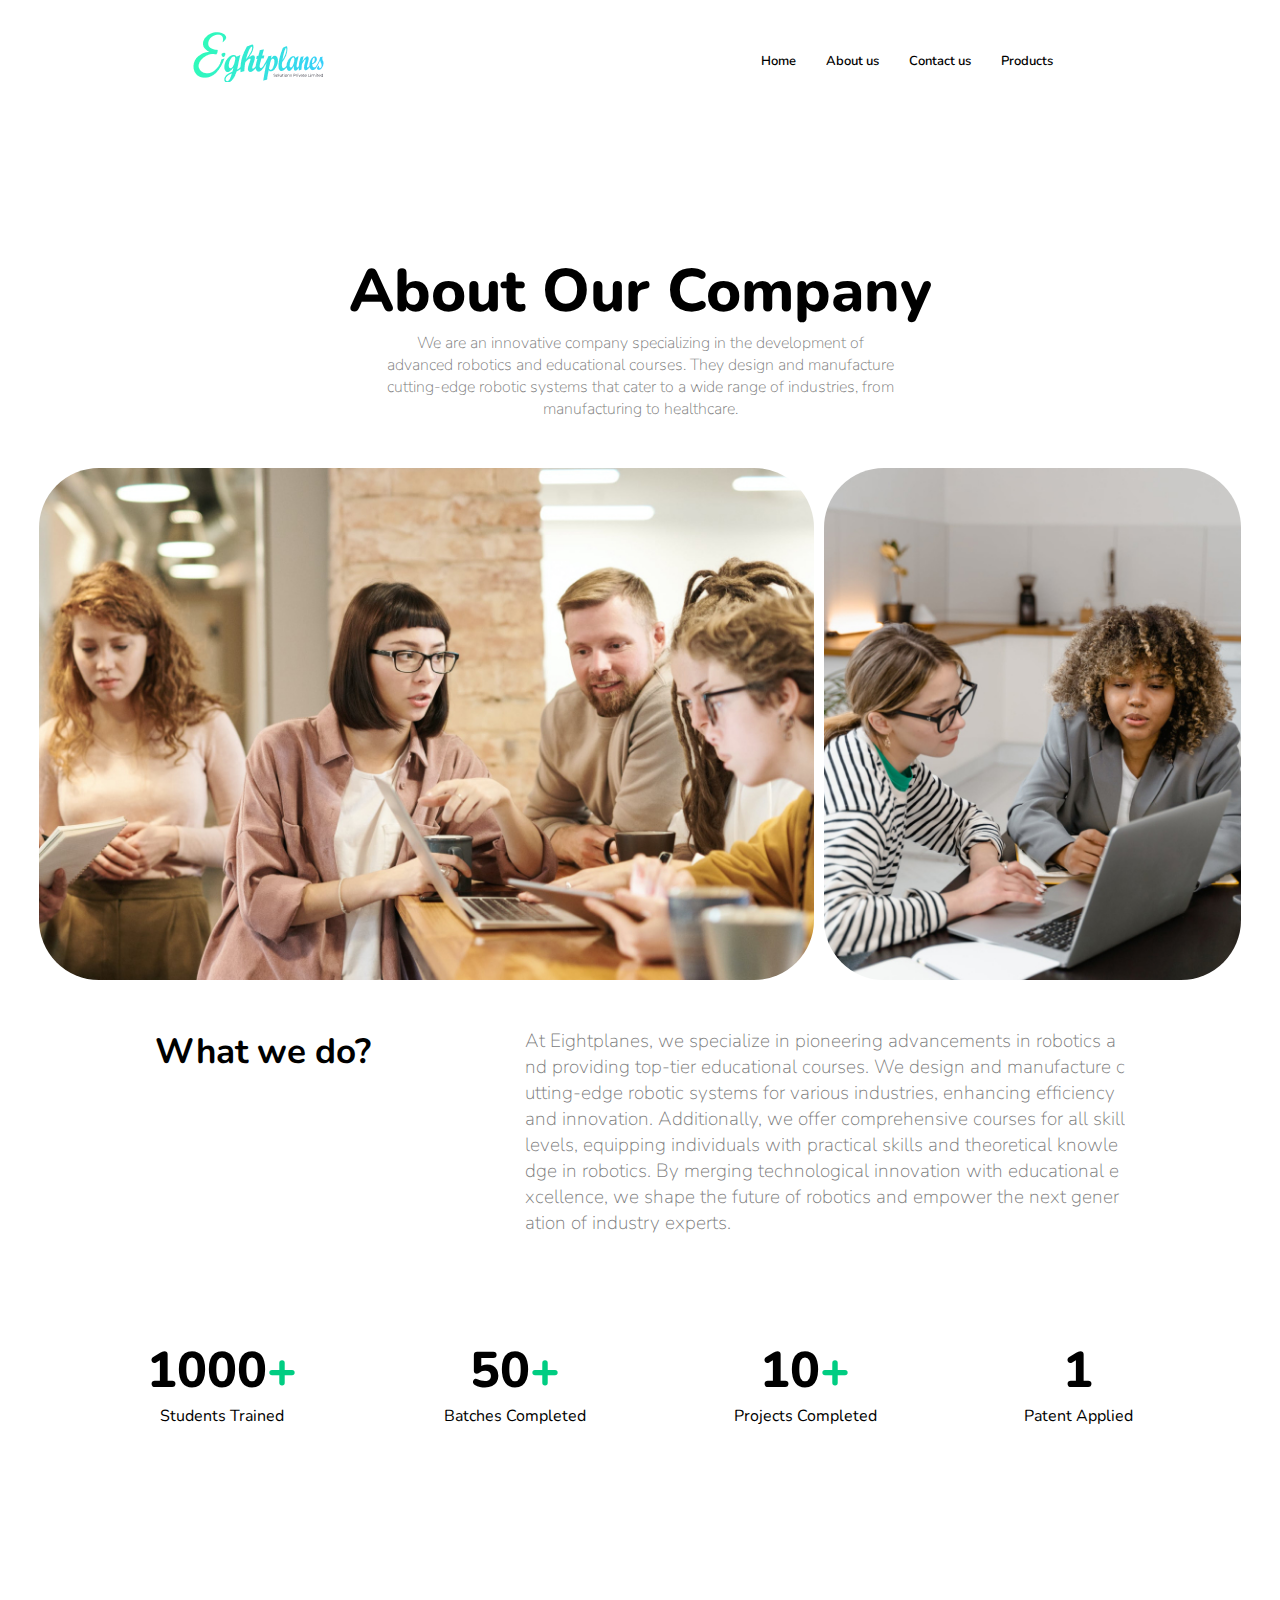
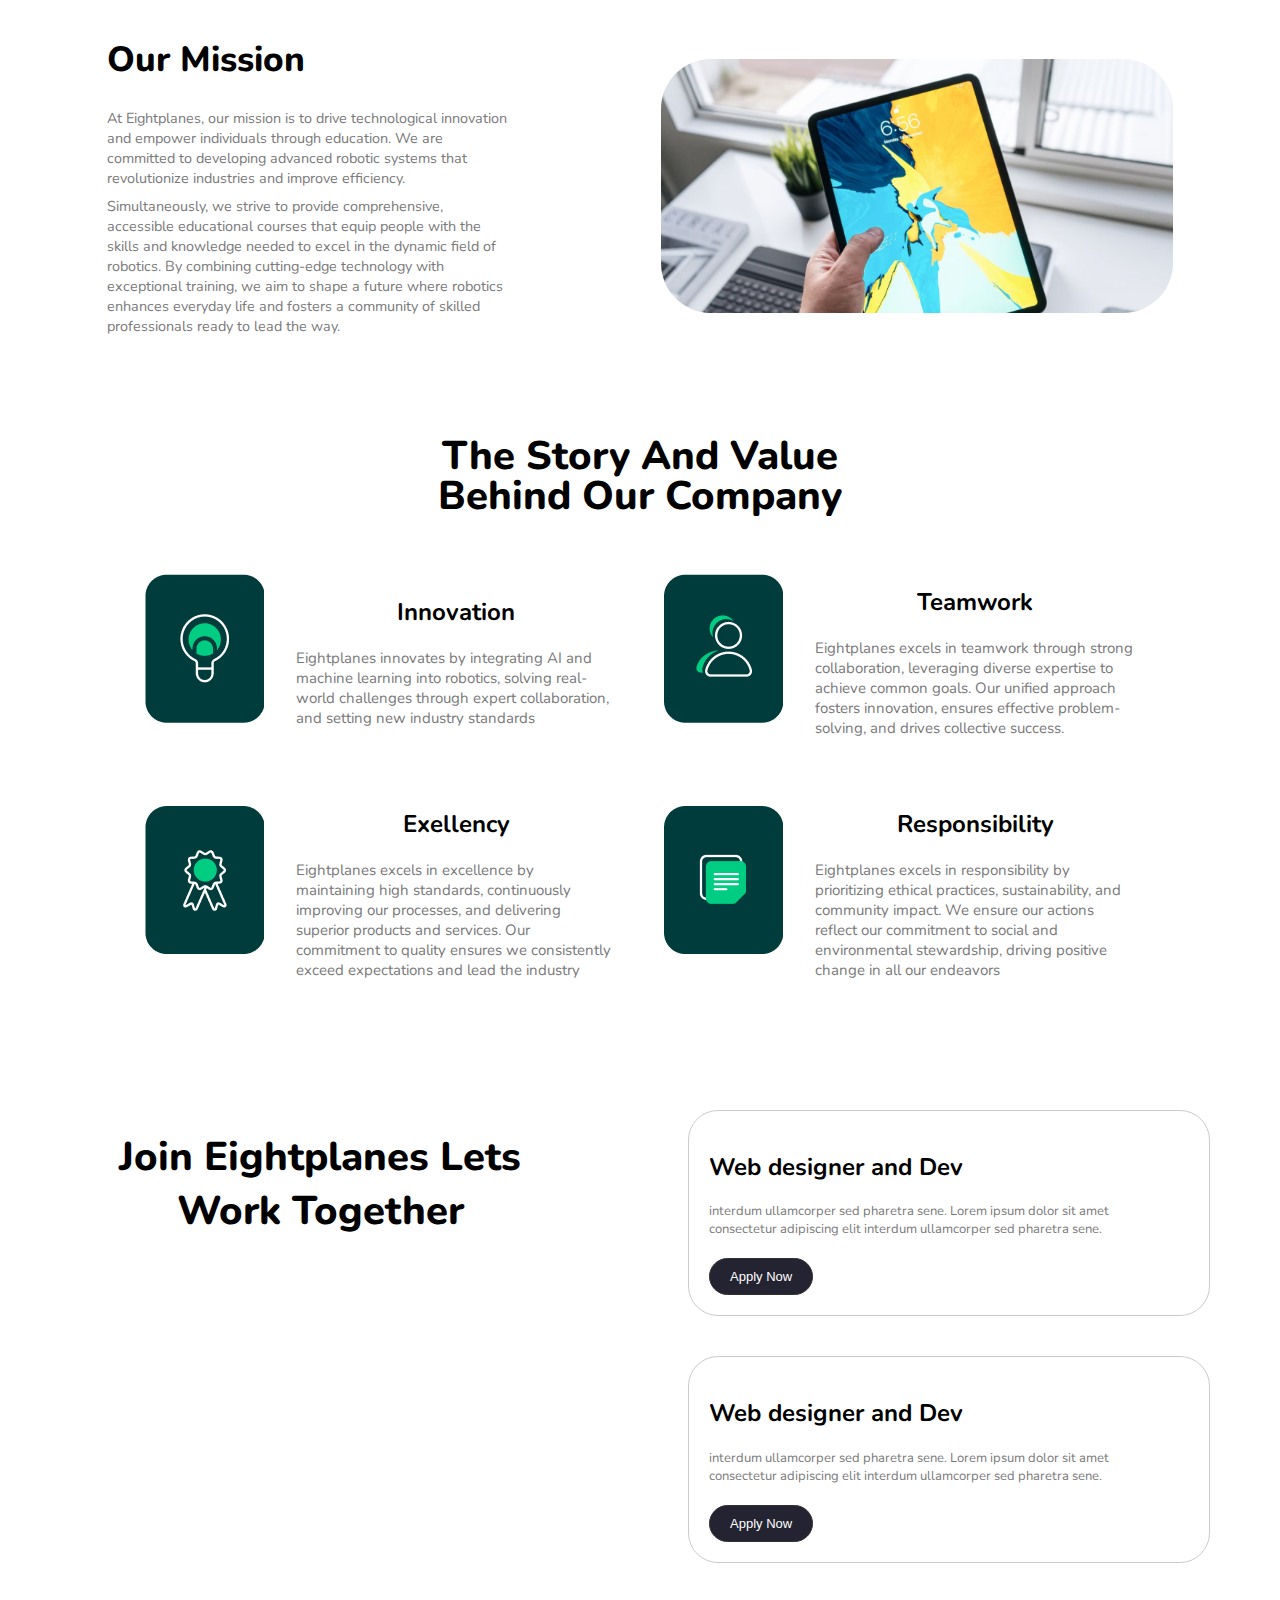
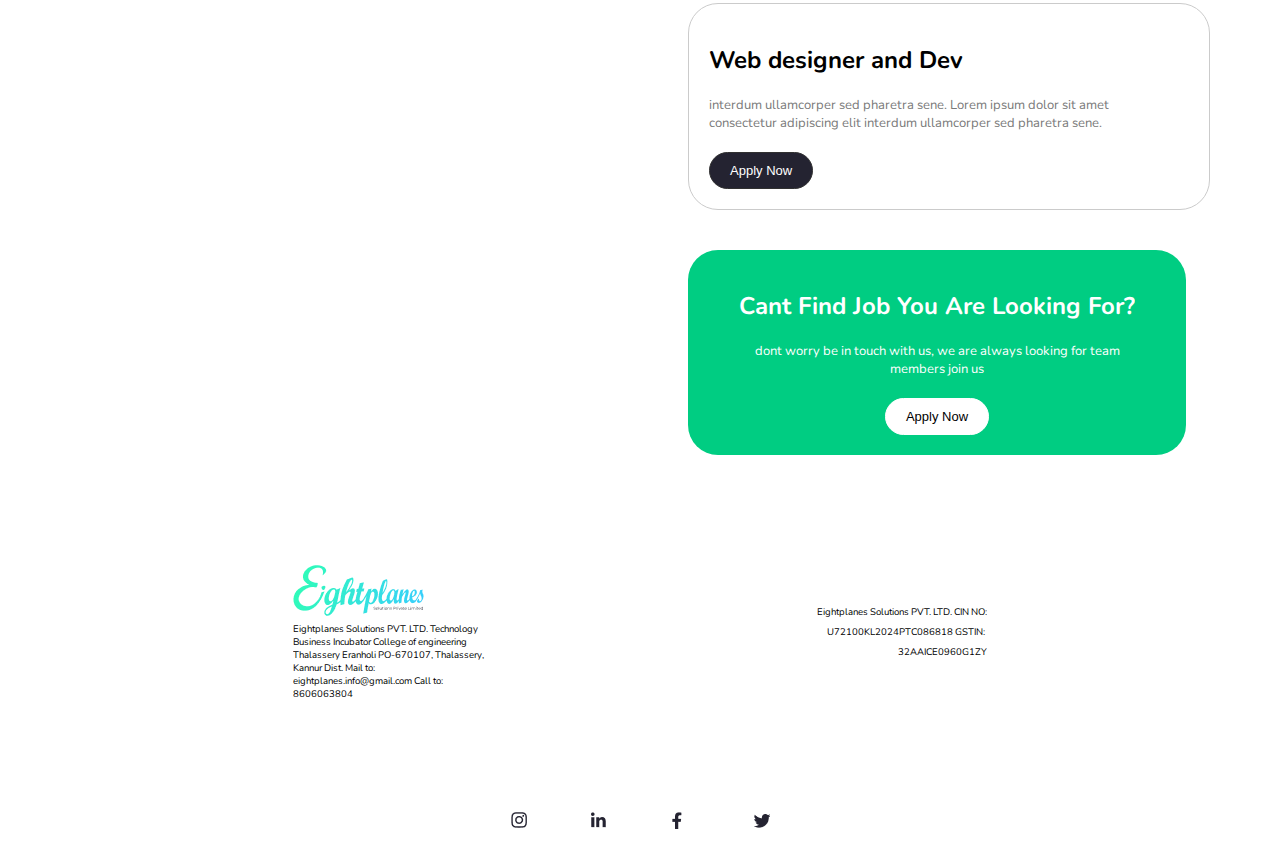
<file: About.html>
<!DOCTYPE html>
<html lang="en">
  <head>
    <link rel="preconnect" href="https://fonts.googleapis.com" />
    <link rel="preconnect" href="https://fonts.gstatic.com" crossorigin />
    <link
      href="https://fonts.googleapis.com/css2?family=Josefin+Slab&family=Keania+One&family=Merriweather&family=Montserrat&family=Nunito:ital,wght@0,200..1000;1,200..1000&family=Sacramento&display=swap"
      rel="stylesheet"
    />
    <meta charset="UTF-8" />
    <meta name="viewport" content="width=device-width, initial-scale=1.0" />
    <link rel="stylesheet" href="About_Styles.css" />
    <link
      rel="stylesheet"
      href="https://cdnjs.cloudflare.com/ajax/libs/font-awesome/6.6.0/css/all.min.css"
      integrity="sha512-Kc323vGBEqzTmouAECnVceyQqyqdsSiqLQISBL29aUW4U/M7pSPA/gEUZQqv1cwx4OnYxTxve5UMg5GT6L4JJg=="
      crossorigin="anonymous"
      referrerpolicy="no-referrer"
    />
    <title>Document</title>
  </head>
  <body>
    <div class="circle"></div>
    <div class="circle_2"></div>
    <div class="nav">
      <div class="eplogo">
        <img src="Group 37271.png" alt="" class="logo" />
      </div>
      <div class="list">
        <p><a href="index.html">Home</a></p>
        <p><a href="#">About us</a></p>
        <p><a href="#contactpage">Contact us</a></p>
        <p class="odd"><a href="#projectsections1">Products</a></p>
      </div>
      <div class="toggle_btn">
        <i class="fa-solid fa-bars"></i>
      </div>
    </div>
    <div class="cover-drop">
      <div class="dropdown_menu open">
        <ul>
          <li><a href="index.html">Home</a></li>
          <li><a href="#">About us</a></li>
          <li><a href="">Contact us</a></li>
          <li><a href="">Products</a></li>
        </ul>
      </div>
    </div>
    <script>
      const toggleBtn = document.querySelector('.toggle_btn')
      const toggleBtnIcon = document.querySelector('.toggle_btn i')
      const DropDownMenu = document.querySelector('.dropdown_menu')

      toggleBtn.onclick = function(){
          DropDownMenu.classList.toggle('open')
          const isOpen = DropDownMenu.classList.contains('open')

          toggleBtnIcon.classList = isOpen
              ? 'fa-solid fa-xmark'
              : 'fa-solid fa-bars'
      }
  </script>
    <div class="main">
      <h1 class="first_h">About Our Company</h1>
      <div class="about_p">
        <p>
        We are an innovative company specializing in the development of advanced
        robotics and educational courses. They design and manufacture
        cutting-edge robotic systems that cater to a wide range of industries,
        from manufacturing to healthcare.
        </p>
      </div>
      <div class="imgs">
        <img src="Photo.jpg" class="img_1" alt="" />
        <img src="Photo_2.jpg" class="img_1" alt="" />
      </div>
      <div class="bottom_content">
        <h2>What we do?</h2>
        <div class="child_bottom_cont">
          <p>
            At Eightplanes, we specialize in pioneering advancements in robotics
            and providing top-tier educational courses. We design and
            manufacture cutting-edge robotic systems for various industries,
            enhancing efficiency and innovation. Additionally, we offer
            comprehensive courses for all skill levels, equipping individuals
            with practical skills and theoretical knowledge in robotics. By
            merging technological innovation with educational excellence, we
            shape the future of robotics and empower the next generation of
            industry experts.
          </p>
        </div>
      </div>
      <div class="achieve">
        <div>
          <h1>1000<span style="color: #00cd82">+</span></h1>
          <p>Students Trained</p>
        </div>
        <div>
          <h1>50<span style="color: #00cd82">+</span></h1>
          <p>Batches Completed</p>
        </div>
        <div>
          <h1>10<span style="color: #00cd82">+</span></h1>
          <p>Projects Completed</p>
        </div>
        <div>
          <h1>1</h1>
          <p>Patent Applied</p>
        </div>
      </div>
      <div class="our_mission">
        <div class="mis_content">
          <h1>Our Mission</h1>
          <p>
            At Eightplanes, our mission is to drive technological innovation and
            empower individuals through education. We are committed to
            developing advanced robotic systems that revolutionize industries
            and improve efficiency.
          </p>

          <p>
            Simultaneously, we strive to provide comprehensive, accessible
            educational courses that equip people with the skills and knowledge
            needed to excel in the dynamic field of robotics. By combining
            cutting-edge technology with exceptional training, we aim to shape a
            future where robotics enhances everyday life and fosters a community
            of skilled professionals ready to lead the way.
          </p>
        </div>
        <img src="Mission-Ph.jpg" class="mis_image" alt="" />
      </div>
      <div class="story">
        <h1>The Story And Value Behind Our Company</h1>
        <div class="cards">
          <div class="card_in">
            <div class="card_content">
              <div class="card-a"><img src="Bulb.png" alt="" /></div>

              <div class="para">
                <h2>Innovation</h2>
                <p>
                  Eightplanes innovates by integrating AI and machine learning
                  into robotics, solving real-world challenges through expert
                  collaboration, and setting new industry standards
                </p>
              </div>
            </div>
            <div class="card_content">
              <div class="card-a"><img src="team.png" alt="" /></div>

              <div class="para">
                <h2>Teamwork</h2>
                <p>
                  Eightplanes excels in teamwork through strong collaboration,
                  leveraging diverse expertise to achieve common goals. Our
                  unified approach fosters innovation, ensures effective
                  problem-solving, and drives collective success.
                </p>
              </div>
            </div>
          </div>
          <div class="card_in">
            <div class="card_content">
              <div class="card-a"><img src="Badge.png" alt="" /></div>

              <div class="para">
                <h2>Exellency</h2>
                <p>
                  Eightplanes excels in excellence by maintaining high
                  standards, continuously improving our processes, and
                  delivering superior products and services. Our commitment to
                  quality ensures we consistently exceed expectations and lead
                  the industry
                </p>
              </div>
            </div>
            <div class="card_content">
              <div class="card-a"><img src="Responsibility.png" alt="" /></div>

              <div class="para">
                <h2>Responsibility</h2>
                <p>
                  Eightplanes excels in responsibility by prioritizing ethical
                  practices, sustainability, and community impact. We ensure our
                  actions reflect our commitment to social and environmental
                  stewardship, driving positive change in all our endeavors
                </p>
              </div>
            </div>
          </div>
        </div>
      </div>
      <div class="jobs">
        <div class="title">
          <h1>Join Eightplanes Lets Work Together</h1>
        </div>
        <div class="job">
          <div class="job_card">
            <h2>Web designer and Dev</h2>
            <div class="pg">
              <p>
                interdum ullamcorper sed pharetra sene. Lorem ipsum dolor sit
                amet consectetur adipiscing elit interdum ullamcorper sed
                pharetra sene.
              </p>
            </div>
            <button class="btn">Apply Now</button>
          </div>
          <div class="job_card">
            <h2>Web designer and Dev</h2>
            <div class="pg">
              <p>
                interdum ullamcorper sed pharetra sene. Lorem ipsum dolor sit
                amet consectetur adipiscing elit interdum ullamcorper sed
                pharetra sene.
              </p>
            </div>
            <button class="btn">Apply Now</button>
          </div>
          <div class="job_card">
            <h2>Web designer and Dev</h2>
            <div class="pg">
              <p>
                interdum ullamcorper sed pharetra sene. Lorem ipsum dolor sit
                amet consectetur adipiscing elit interdum ullamcorper sed
                pharetra sene.
              </p>
            </div>
            <button class="btn">Apply Now</button>
          </div>
          <div class="green_card">
            <h2>Cant Find Job You Are Looking For?</h2>
            <div class="pg">
              <p>
                dont worry be in touch with us, we are always looking for team
                members join us
              </p>
            </div>

            <button class="btn_grn">Apply Now</button>
          </div>
        </div>
      </div>
      <div class="footer">
        <div class="prim">
          <div class="logo"><img src="/Group 37271.png" alt=""></div>
          <div class="address">
            <p>
              Eightplanes Solutions PVT. LTD. Technology Business Incubator
              College of engineering Thalassery Eranholi PO-670107, Thalassery,
              Kannur Dist. Mail to: eightplanes.info@gmail.com Call to:
              8606063804
            </p>
          </div>
        </div>
        <div class="numbers">
          <p>
            Eightplanes Solutions PVT. LTD. CIN NO: U72100KL2024PTC086818
            GSTIN:  32AAICE0960G1ZY
          </p>
        </div>
      </div>
      <div class="social">
        <div class="insta"><img src="insta.png" alt="" /></div>
        <div class="link"><img src="link.png" alt="" /></div>
        <div class="face"><img src="face.png" alt="" /></div>
        <div class="twit"><img src="twitter.png" alt="" /></div>
      </div>
    </div>
  </body>
</html>
</file>
<file: About_Styles.css>
*{
  overflow-x: hidden;
}

h1 {
  margin: 0px;
}
a {
  text-decoration: none;
  color: black;
  font-family: "Nunito", sans-serif;
}
body {
  font-family: "Nunito", sans-serif;
  display: flex;
  flex-flow: column;
  align-items: center;
  justify-content: center;
  width: 100vw;
  margin: 0;
}
.nav {
  margin-top: 2rem;
  padding-left: 0;
  padding-right: 0;
  z-index: 2;
  justify-content: space-around;
  display: flex;
  flex-flow: row;
  width: 100vw;
}
.cover-drop{
  width: 100vw;
  display: flex;
  align-items: flex-start;
  justify-content: right;
}
.dropdown_menu {
  display: none;
  height: 0px;
  font-size: 0.7rem;
  text-align: right;
  width: 320px;
  background: rgba(80, 80, 80, 0.2);
  overflow: hidden;
  backdrop-filter: blur(5px);
  border-radius: 20px;
  transition: height 0.2s cubic-bezier(0.175, 0.885, 0.32, 1.275);
}
.dropdown_menu.open {
  height: 180px;
}
.dropdown_menu ul {
  padding-left: 0;
}
.dropdown_menu li {
  justify-content: center;
  align-items: center;
  padding: 0.7rem;
  display: flex;
  list-style: none;
  padding-right: 0.7rem;
}
.nav .toggle_btn {
  color: black;
  cursor: pointer;
  font-size: 1.5rem;
  display: none;
}
.about_p {
  display: flex;
  align-items: center;
  justify-content: center;
  width: 100vw;
  font-weight: 2;
  text-align: center;
  font-size: 1rem;
  color: #797979;
}
.about_p p{
  width: 32.125rem;
}

.list p {
  font-size: 0.813rem;
  font-weight: 600;
  padding-left: i.875rem;
  padding-right: 1.875rem;
  margin: 0px;
}
.odd {
  padding-right: 0px;
}
.list {
  overflow-y: hidden;
  align-items: center;
  margin: 0px;
  background: white;
  border-radius: 2.438rem;
  justify-content: center;
  padding: 0.313rem;
  display: flex;
  flex-flow: row;
  width: -moz-fit-content;
  width: fit-content;
  height: 0.625rem;
  padding-left: 3.25rem;
  padding-top: 1.5rem;
  padding-bottom: 1.5rem;
}
.eplogo {
  overflow-y: hidden;
  height: 3.125rem;
}
.main {
  margin-top: 10rem;
  align-items: center;
  justify-content: center;
  display: flex;
  flex-direction: column;
  height: fit-content;
  width: 100%;
}
.main p {
  margin: 0px;
}
.main h1 {
  text-align: center;
  font-weight: 800;
  font-size: 3.75rem;
}
.imgs {
  align-items: center;
  width: 100vw;
  height: 40vw;
  display: flex;
  gap: 0.625rem;
  justify-content: center;
  margin: 3rem 0;
}

.img_1,
.img_2 {
  border-radius: 3.75rem;
  height: 100%;
}
.bottom_content {
  padding-bottom: 6.25rem;
  height: fit-content;
  width: 100vw;
  display: flex;
  flex-flow: row;
  justify-content: space-evenly;
}
.bottom_content h2 {
  margin: 0px;
  font-size: 2.188rem;
}
.child_bottom_cont {
  height: fit-content;
  width: 37.5rem;
  word-break: break-all;
  align-items: end;
}
.child_bottom_cont p {
  font-size: 1.188rem;
  font-weight: 2;
  color: #797979;
}
.achieve {
  height: 6.25rem;
  width: 100vw;
  display: flex;
  flex-flow: row;
  justify-content: space-evenly;
}
.achieve h1 {
  font-size: 3.125rem;
}
.achieve div {
  text-align: center;
  height: 9.375rem;
  width: -moz-fit-content;
  width: fit-content;
  display: flex;
  flex-flow: column;
}
.our_mission {
  margin-top: 12.5rem;
  width: 100vw;
  display: flex;
  flex-flow: row;
  justify-content: space-evenly;
  align-items: center;
  gap: 3rem;
}
.our_mission h1 {
  width: fit-content;
  font-size: 2.188rem;
}
.mis_content {
  display: flex;
  justify-content: space-between;
  flex-flow: column;
  height: 18.75rem;
  width: fit-content;
}
.mis_content h1 {
  margin-bottom: 1rem;
}
.mis_content p {
  width: 25rem;
  font-size: 0.9rem;
  color: #797979;
}
.mis_image {
  border-radius: 3.125rem;
  width: 40vw;
}
.story {
  padding-top: 6.25rem;
  padding-bottom: 6.25rem;
  height: fit-content;
  width:100vw;
  display: flex;
  flex-flow: column;
  align-items: center;
}
.story h1 {
  overflow-x : hidden;
  overflow-y : hidden;
  line-height: 2.5rem;
  text-align: center;
  font-size: 2.5rem;
  margin-top: 0px;
  width: 31.25rem;
}
.cards {
  display: flex;
  flex-flow: column;
  height: fit-content;
}
.card_in {
  margin-top: 3.125rem;
  height: fit-content;
  gap: 3rem;
  display: flex;
  flex-flow: row;
  justify-content: space-between;
}
.card_content {
  display: flex;
  flex-flow: row;
  align-items: center;
  justify-content: space-evenly;
  gap: 2rem;
}
.card-a {
  border-radius: 0.625rem;
  width: 7.438rem;
}

.para {
  align-items: center;
  width: 20rem;
  display: flex;
  flex-flow: column;
}
.para h1 {
  font-size: 0.7rem;
  font-weight: 400;
}
.para p {
  font-size: 0.938rem;
  color: #797979;
}
.jobs {
  justify-content: space-evenly;
  display: flex;
  flex-flow: row;
  width: 100vw;
  height: fit-content;
  margin-bottom: 5rem;
}
.job {
  display: flex;
  flex-flow: column;
  justify-content: space-between;
  margin-left: 3rem;
  padding: 0.625rem 0;
  height: fit-content;
}
.job_card {
  border-style: solid;
  border-width: 0.063rem;
  border-radius: 1.875rem;
  margin-top: 1.25rem;
  margin-bottom: 1.25rem;
  border-color: #cbcbcb;
  padding-top: 1.25rem;
  padding-bottom: 1.25rem;
  padding-left: 1.25rem;
  display: flex;
  flex-flow: column;
  width: 31.25rem;
  height: fit-content;
}
button {
  font-size: 0.813rem;
  width: -moz-fit-content;
  width: fit-content;
  height: fit-content;
  background-color: #242331;
  color: #ffffff;
  padding-bottom: 0.625rem;
  padding-top: 0.625rem;
  border-style: solid;
  border-radius: 1.25rem;
  border-width: 0.063rem;
  border-color: #313131;
  padding-left: 1.25rem;
  padding-right: 1.25rem;
  margin-top: 1.25rem;
}
.pg {
  width: 25rem;
  height: fit-content;
}
.pg p {
  font-size: 0.813rem;
  color: #797979;
}
.title {
  padding-top: 3.125rem;
  width: 31.25rem;
  font-size: 2.5rem;
}
.title h1 {
  font-size: 2.5rem;
}
.green_card {
  color: white;
  margin-top: 1.25rem;
  margin-bottom: 1.25rem;
  background-color: #00cd82;
  text-align: center;
  border-width: 0.063rem;
  border-color: white;
  border-radius: 1.875rem;
  padding: 1.25rem;
  padding-left: 0;
  padding-right: 0;
  display: flex;
  flex-flow: column;
  width: 31.125rem;
  height: fit-content;
  justify-content: center;
  align-items: center;
}
.green_card p {
  color: #ffffff;
}
.green_card button {
  background-color: #ffffff;
  border-color: white;
  color: black;
}
.btn {
  transition: color 0.5s, background-color 0.5s;
}
.btn_grn {
  transition: color 0.5s, background-color 0.5s;
}
.btn:hover {
  font-size: 0.813rem;
  width: -moz-fit-content;
  width: fit-content;
  height: fit-content;
  background-color: white;
  color: black;
  padding-bottom: 0.625rem;
  padding-top: 0.625rem;
  border-style: solid;
  border-radius: 1.25rem;
  border-width: 0.063rem;
  border-color: #313131;
  padding-left: 1.25rem;
  padding-right: 1.25rem;
  margin-top: 1.25rem;
}
.btn_grn:hover {
  font-size: 0.813rem;
  width: -moz-fit-content;
  width: fit-content;
  height: fit-content;
  background-color: #00cd82;
  color: white;
  padding-bottom: 0.625rem;
  padding-top: 0.625rem;
  border-style: solid;
  border-radius: 1.25rem;
  border-width: 0.063rem;
  border-color: white;
  padding-left: 1.25rem;
  padding-right: 1.25rem;
  margin-top: 1.25rem;
}
.footer {
  margin-bottom: 5rem;
  width: 100vw;
  height: fit-content;
  display: flex;
  flex-flow: row;
  justify-content: space-evenly;
  align-items: center;
}
.prim {
  width: fit-content;
  height: fit-content;
  display: flex;
  flex-flow: column;
  justify-content: space-between;
}
.prim .eplogo {
  margin-bottom: 1.25rem;
}
.address {
  width: 12.5rem;
  font-size: 0.6rem;
  color: black;
}
.numbers {
  width: 12.5rem;
  height: fit-content;
  font-size: 0.6rem;
  align-items: center;
  justify-content: center;
}
.numbers p {
  line-height: 1.25rem;
  text-align: right;
}
.social {
  align-items: center;
  justify-content: center;
  width:100vw;
  height: fit-content;
  display: flex;
  flex-flow: row;
}
.insta {
  overflow-y: hidden;
  margin: 2rem;
  width: 1.047rem;
  height: 1.047rem;
}
.link {
  overflow-y: hidden;
  margin: 2rem;
  width: 1.047rem;
  height: 1.047rem;
}
.face {
  overflow-y: hidden;
  margin: 2rem;
  width: 1.047rem;
  height: 1.047rem;
}
.twit {
  overflow-x: hidden;
  overflow-y: hidden;
  margin: 2rem;
  width: 1.047rem;
  height: 1.047rem;
}

@media (max-width: 1100px) {
  .card-a{
    margin-top: 2.9rem;
  }
  .card-b{
    margin-top: 2.9rem;
  }
  .card-c{
    margin-top: 2.9rem;
  }
  .card-d{
    margin-top: 2.9rem;
  }
  .mis_content{
    width: fit-content;
  }
  .mis_image{
    width: 30rem;
  }
  .our_mission{
    width: fit-content;
  }
  .para {
    width: 15rem;
  }
}

@media (max-width: 800px) {
  .card-a{
    margin-top: 2.9rem;
  }
  .card-b{
    margin-top: 2.9rem;
  }
  .card-c{
    margin-top: 2.9rem;
  }
  .card-d{
    margin-top: 2.9rem;
  }
  .numbers p{
    margin-top: 2rem;
  }
  body{
    display: flex;
    align-items: center;
  }
  .nav{
    margin-top: 2rem;
  }
  .nav .list{
    padding-right: 0;
  }

  .mis_content{
    width: fit-content;
    align-items: center;
  }
  .card_in {
    flex-flow: column;
  }

  .our_mission {

    flex-direction: column;
    align-items: center;
  }
  .mis_content h1{
    font-size: 3rem;
  }
  .mis_content p{
    width: 35rem;
    text-align: center;
    font-size: 0.9rem;
  }
  .job_card{
    padding-left: 0;
    align-items: center;
  }
  .job_card p{
    text-align: center;
  }

  .mis_image {
    width: 100%;
  }

  .jobs {
    flex-direction: column;
    align-items: center;
  }

  .job {
    margin-left: 0;
    align-items: center;
  }
  .bottom_content{
    flex-flow: column;
    align-items: center;
    justify-content: space-between;
  }
  .child_bottom_cont p{
    text-align: center;
    font-size: 1rem;
    width: 35rem;
  }
  .child_bottom_cont{
    display: flex;
    justify-content: center;
    align-items: center;
  }
  .achieve{
    flex-flow: column;
    height: fit-content;
    justify-content: space-between;
    align-items: center;
  }
  .mis_image{
    width: 30rem;
  }
}

@media (max-width: 600px) {
  .nav .toggle_btn{
    display: block;
  }
  .dropdown_menu{
    display: flex;
    justify-content: center;
    align-items: center;
  }
  .cover-drop{
    padding-right: 3rem;
  }
  .eplogo .logo{
    margin-left: 2rem;
    width: 5rem;
    height: 2rem;
  }
  .nav{
    width: 100vw;
    align-items: center;
    justify-content: space-between;
    padding-top: 2rem;
  }
  .nav .list{
    display: none;
  }
  .nav .toggle_btn{
    margin-right: 2rem;
    display: block;
  }
  .bottom_content{
    flex-flow: column;
    align-items: center;
  }
  .bottom_content h2{
    font-size: 2rem;
  }
  .about_p p{
    width: 25rem;
  }
  .child_bottom_cont p{
    font-size: 1rem;
    width: 25rem;
    text-align: center;
  }
  .child_bottom_cont{
    display: flex;
    align-items: center;
    justify-content: center;
  }
  .achieve h1{
    font-size: 2.5rem;
  }
  .achieve p{
    display: flex;
    align-items: center;
    text-align: center;
    font-size: 0.9rem;
  }
  .achieve{
    height: fit-content;
    flex-flow: column;
    justify-content: space-between;
    align-items: center;
  }
  .main .first_h{
    margin-top: 5rem;
    font-size: 3rem;
    margin-bottom: 2rem;
  }
  body{
    width: 100vw;
    display: flex;
    justify-content: space-between;
    align-items: center;
  }
  .imgs {
    flex-direction: column;
    height: fit-content;
    width: 90%;
  }

  .img_1 {
    height: auto;
    width: 100%;
  }

  .job_card {
    align-items: center;
    padding-left: 0;
    width: 22rem;
  }

  .pg {
    width: 20rem;
    text-align: center;
  }
  .story{
    width: fit-content;
  }
  .our_mission{
    width: fit-content;
    align-items: center;
  }
  .our_mission p{
    width: 25rem;
  }
  .mis_content{
    display: flex;
    align-items: center;
    width: fit-content;
    text-align: center;
  }
  .mis_image{
    width: 30rem;
  }
  .numbers{
    margin-top: 2.1rem;
  }
  .green_card{
    width: 22rem;
  }
  .green_card h2{
    width: 20rem;
  }
  .footer{
    flex-flow: column;
    text-align: center;
  }
  .numbers p{
    text-align: center;
  }
  .main{
    margin-top: 5rem;
  }
}

@media (max-width: 412px) {
  .story h1{
    overflow-y: hidden;
  }
  .cards{
    width: 20rem;
  }
  .dropdown_menu{
    display: flex;
    justify-content: center;
    align-items: center;
  }
  .cover-drop{
    padding-right: 3rem;
  }
  .eplogo .logo{
    width: 5rem;
    height: 2rem;
  }
  .nav{
    margin-top: 0;
    align-items: center;
    justify-content: space-between;
    padding-top: 2rem;
    width: 100vw;
  }
  .main .first_h{
    font-size: 2.5rem;
  }
  .bottom_content{
    align-items: center;
    flex-flow: column;
  }
  .bottom_content h2{
    font-size: 2rem;
  }
  .child_bottom_cont{
    width: 17rem;
  }
  .child_bottom_cont p{
    width: 16rem;
    text-align: center;
    font-size: 0.7rem;
  }
  .achieve{
    align-items: center;
    justify-content: space-between;
    height: fit-content;
  }
  .mis_content{
    height: fit-content;
  }
  .mis_image{
    border-radius: 1rem;
    width: 20rem;
  }
  .nav .toggle_btn{
    padding-right: 3rem;
    margin-right: 0;
    display: block;
  }
  .eplogo{
    padding-left: 2rem;
    align-items: center;
    display: flex;
    justify-content: left;
  }
  .eplogo .logo{
    margin-left:0 ;
  }
  .first_h{
    width: 20rem;
  }
  body{
    width: 100vw;
    display: flex;
    justify-content: space-between;
    align-items: center;
  }
  .our_mission{
    width: fit-content;
  }
  .mis_content{
    width: fit-content;
  }
  .mis_content p{
    width: 20rem;
  }
  .about_p{
    width: 20rem;
  }
  .story h1{
    width: 20rem;
  }
  .green_card{
    width: 22rem;
  }
  .title h1{
    width: 20rem;
  }
  .title{
    width: 20rem;
  }
  .achieve{
    flex-flow: column;
    width: fit-content;
  }
  .card-a img{
    height: 8em;
  }
  .card_content{
    width: 20rem;
  }
  .para p{
    font-size: 0.7rem;
  }
  .para h2{
    text-align: left;
  }
  .pg{
    width: 15rem;
  }
  .para{
    display: flex;
    align-items: flex-start;
    justify-content: right;
  }
  .address p{
    text-align: center;
    font-size: 0.5rem;
  }
  .footer{
    flex-flow: column;
  }
  .numbers p{
    text-align: center;
    font-size: 0.5rem;
    margin-top: 0;
  }
  .numbers{
    padding-top: 0;
  }
  .prim .logo{
    margin-bottom: 24px;
    align-items: center;
    display: flex;
    justify-content: center;
    margin-left:0 ;
  }
  .toggle_btn{
    padding-right: 4rem;
  }
}
@media (max-width: 360px) {
  .green_card p{
      width: 15rem;
  }
  .green_card h2{
    font-size: 1rem;
  }
  .pg{
    display: flex;
    align-items: center;
    justify-content: center;
  }
  .nav{
    margin-top: 0;
  }
  .nav .toggle_btn{
    padding-right: 1.9rem;
  }
}
</file>
